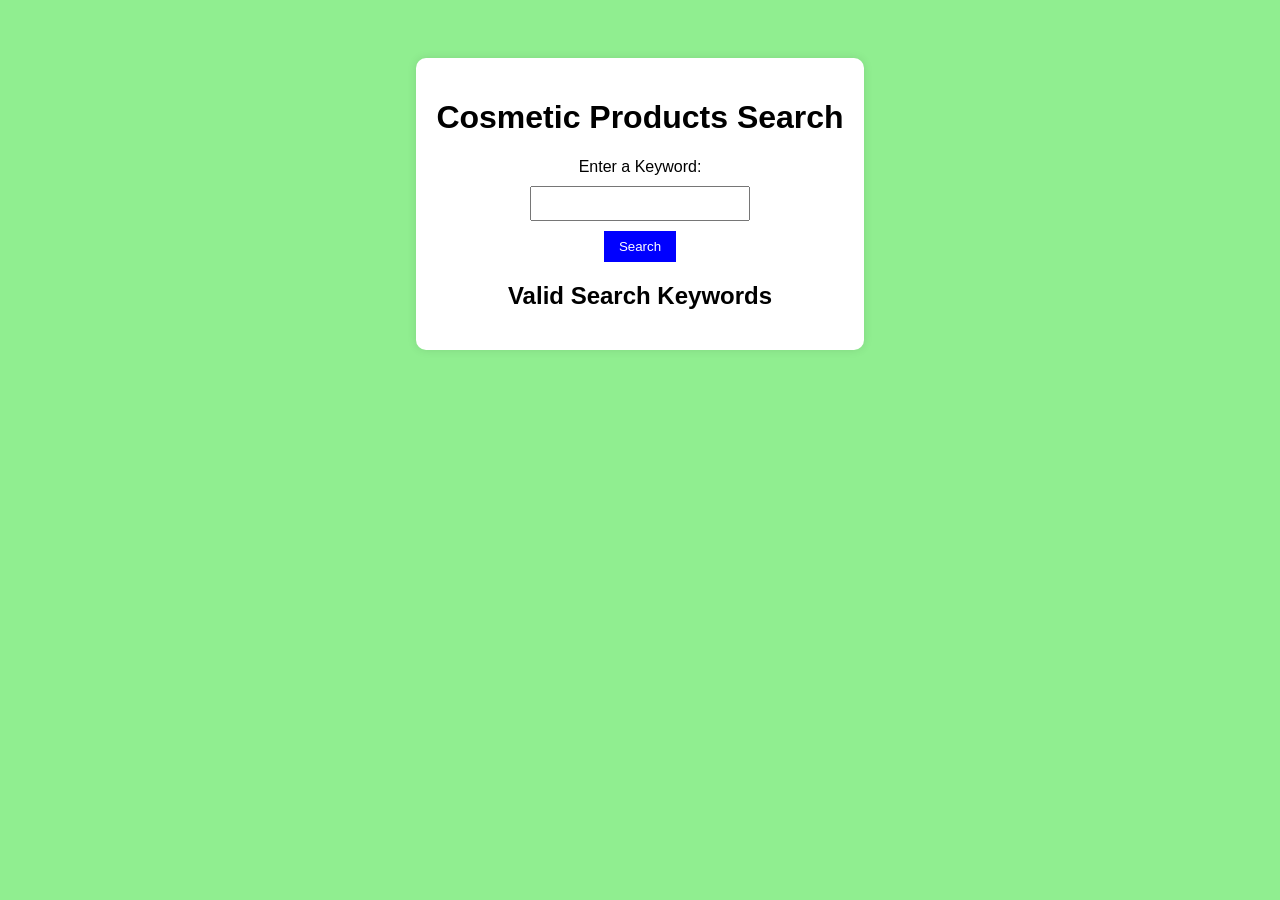
<file: Cosmetic_products.html>
<!DOCTYPE html>
<html lang="en">
    <!-- Name: Puneet Kaur
      Description:  Use a keywords to find the Saved items
	  Date: 2025-03-30 -->
<head>
    <meta charset="UTF-8">
    <meta name="viewport" content="width=device-width, initial-scale=1.0">
    <title>Cosmetic Products Search</title>
    <link rel="stylesheet" href="CSS/Styles1.css">
    <script src="https://code.jquery.com/jquery-3.6.1.min.js"></script>
</head>
<body>
    <div class="container">
        <h1>Cosmetic Products Search</h1>
        
        <!-- Search Form -->
        <form id="searchForm">
            <label for="keyword">Enter a Keyword:</label>
            <input type="text" id="keyword" name="keyword" required>
            <button type="submit">Search</button>
        </form>
        
        <!-- Search Results -->
        <div id="results"></div>
        
        <!-- Keyword List -->
        <div id="keywordList">
            <h2>Valid Search Keywords</h2>
            <ul id="savedKeywords"></ul>
        </div>

        <!-- Time Stayed -->
        <div id="timeSpent"></div>
    </div>

    <script>
        // Array of Keywords and Related Content
        const keywordsArray = [
            { keyword: 'Lipstick', content: 'Information about Lipstick: Ingredients, Colors, Brands...', image: "Images/Lipstick.jpeg"  },
            { keyword: 'Foundation', content: 'Information about Foundation: Types, Brands, Application...', image: 'Images/Foundation.jpeg' },
            { keyword: 'Mascara', content: 'Information about Mascara: Types, Application, Brands...', image: 'Images/Mascara.jpg' },
            { keyword: 'Blush', content: 'Information about Blush: Application, Types, Tips...', image: 'Images/Blush.jpg' },
            { keyword: 'Eyeliner', content: 'Information about Eyeliner: Liquid, Pencil, Application...', image: 'Images/Eyelinear.jpg' },
            { keyword: 'Nail Polish', content: 'Information about Nail Polish: Colors, Types, Application...', image: 'Images/NailPolish.jpg' },
            { keyword: 'Moisturizer', content: 'Information about Moisturizer: Types, Benefits, Ingredients...', image: 'Images/moisture.jpg' },
            { keyword: 'Sunscreen', content: 'Information about Sunscreen: Types, SPFs, Benefits...', image: 'Images/SunScreen.jpg' },
            { keyword: 'Perfume', content: 'Information about Perfume: Types, Brands, Notes...', image: 'Images/Perfum.jpeg' },
            { keyword: 'Serum', content: 'Information about Serum: Types, Benefits, Application...', image: 'Images/Serum.jpeg' }
        ];

        // Display the saved keywords from local storage
        function displaySavedKeywords() {
            const savedKeywords = JSON.parse(localStorage.getItem('savedKeywords')) || [];
            const savedList = $('#savedKeywords');
            savedList.empty();
            savedKeywords.forEach(keyword => {
                savedList.append(`<li>${keyword}</li>`);
            });
        }

        // Search for a keyword and display content
        $('#searchForm').submit(function(e) {
            e.preventDefault();
            const keyword = $('#keyword').val().trim().toLowerCase();
            const result = keywordsArray.find(item => item.keyword.toLowerCase() === keyword);

            if (result) {
                $('#results').html(`
                    <h2>Result for: ${result.keyword}</h2>
                    <p>${result.content}</p>
                    <img src="${result.image}" alt="${result.keyword}" />
                `);

                // Save valid keyword to local storage
                const savedKeywords = JSON.parse(localStorage.getItem('savedKeywords')) || [];
                if (!savedKeywords.includes(result.keyword)) {
                    savedKeywords.push(result.keyword);
                    localStorage.setItem('savedKeywords', JSON.stringify(savedKeywords));
                }
                displaySavedKeywords(); // Update the saved keywords list
            } else {
                $('#results').html(`
                    <p>Sorry, no information found for "${keyword}".</p>
                    <p>Here are some valid keywords to search for:</p>
                    <ul>
                        ${keywordsArray.map(item => `<li>${item.keyword}</li>`).join('')}
                    </ul>
                `);
            }
        });

        // Display time spent on the page
        const startTime = new Date();
        setInterval(() => {
            const currentTime = new Date();
            const timeSpent = Math.floor((currentTime - startTime) / 1000); // in seconds
            $('#timeSpent').text(`Time spent on this page: ${timeSpent} seconds`);
        }, 1000);

        // Initial setup
        $(document).ready(function() {
            displaySavedKeywords(); // Display saved keywords on page load
        });
    </script>
</body>
</html>
</file>
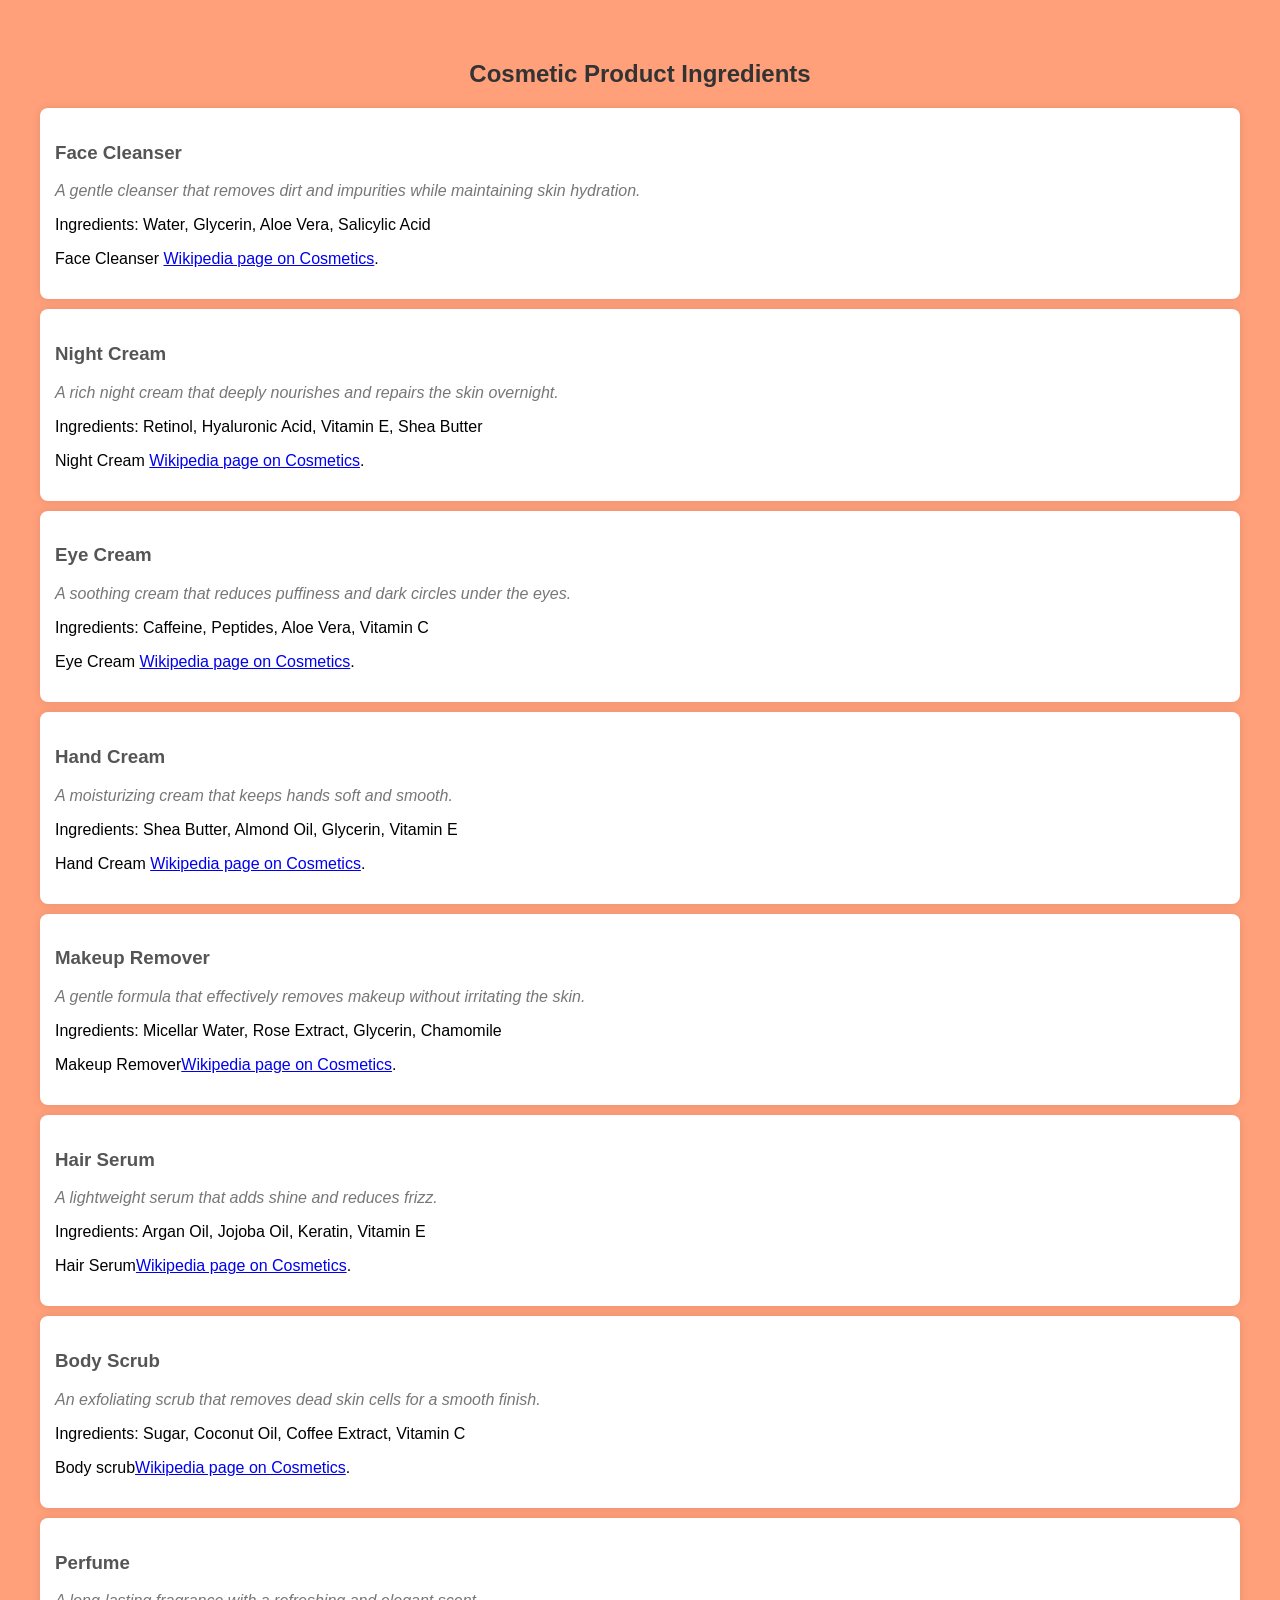
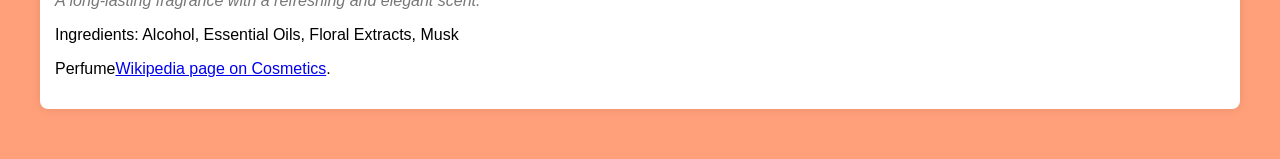
<file: Description.html>
<?xml version="1.0" encoding="UTF-8"?>
<!DOCTYPE html PUBLIC "-//W3C//DTD XHTML 1.0 Transitional//EN"
    "http://www.w3.org/TR/xhtml1/DTD/xhtml1-transitional.dtd">
<html xmlns="http://www.w3.org/1999/xhtml" lang="en-US" xml:lang="en">
<!-- Name: Puneet Kaur
     Description: The page Description.html of Menu.html (frames)
     Date: 2025-03-18 -->
<head>
    <meta charset="UTF-8">
    <meta name="viewport" content="width=device-width, initial-scale=1.0">
    <title>Cosmetic Ingredients</title>
    <style>
        body {
            font-family: Arial, sans-serif;
            margin: 20px;
            padding: 20px;
            background-color: lightsalmon;
        }
        h2 {
            color: #333;
            text-align: center;
        }
        .product {
            background: white;
            padding: 15px;
            margin: 10px 0;
            border-radius: 8px;
            box-shadow: 0 0 10px rgba(0, 0, 0, 0.1);
        }
        h3 {
            color: #555;
        }
        .description {
            font-style: italic;
            color: #777;
        }
    </style>
</head>
<body>
    <h2>Cosmetic Product Ingredients</h2>
    
    <div class="product">
        <h3>Face Cleanser</h3>
        <p class="description">A gentle cleanser that removes dirt and impurities while maintaining skin hydration.</p>
        <p>Ingredients: Water, Glycerin, Aloe Vera, Salicylic Acid</p>
        <p>Face Cleanser <a href="https://en.wikipedia.org/wiki/Face_washing" target="_blank">Wikipedia page on Cosmetics</a>.</p>
    </div>
    
    <div class="product">
        <h3>Night Cream</h3>
        <p class="description">A rich night cream that deeply nourishes and repairs the skin overnight.</p>
        <p>Ingredients: Retinol, Hyaluronic Acid, Vitamin E, Shea Butter</p>
        <p>Night Cream <a href="https://en.wikipedia.org/wiki/Cream_(pharmacy)" target="_blank">Wikipedia page on Cosmetics</a>.</p>
    </div>
    
    <div class="product">
        <h3>Eye Cream</h3>
        <p class="description">A soothing cream that reduces puffiness and dark circles under the eyes.</p>
        <p>Ingredients: Caffeine, Peptides, Aloe Vera, Vitamin C</p>
        <p>Eye Cream <a href="https://en.wikipedia.org/wiki/Eye_shadow" target="_blank">Wikipedia page on Cosmetics</a>.</p>
    </div>
    
    <div class="product">
        <h3>Hand Cream</h3>
        <p class="description">A moisturizing cream that keeps hands soft and smooth.</p>
        <p>Ingredients: Shea Butter, Almond Oil, Glycerin, Vitamin E</p>
        <p>Hand Cream <a href="https://en.wikipedia.org/wiki/Lotion" target="_blank">Wikipedia page on Cosmetics</a>.</p>

    </div>
    
    <div class="product">
        <h3>Makeup Remover</h3>
        <p class="description">A gentle formula that effectively removes makeup without irritating the skin.</p>
        <p>Ingredients: Micellar Water, Rose Extract, Glycerin, Chamomile</p>
        <p>Makeup Remover<a href="https://en.wikipedia.org/wiki/Airbrush_makeup" target="_blank">Wikipedia page on Cosmetics</a>.</p>

    </div>
    
    <div class="product">
        <h3>Hair Serum</h3>
        <p class="description">A lightweight serum that adds shine and reduces frizz.</p>
        <p>Ingredients: Argan Oil, Jojoba Oil, Keratin, Vitamin E</p>
        <p>Hair Serum<a href="https://en.wikipedia.org/wiki/Hair_conditioner" target="_blank">Wikipedia page on Cosmetics</a>.</p>
    </div>
    
    <div class="product">
        <h3>Body Scrub</h3>
        <p class="description">An exfoliating scrub that removes dead skin cells for a smooth finish.</p>
        <p>Ingredients: Sugar, Coconut Oil, Coffee Extract, Vitamin C</p>
        <p>Body scrub<a href="https://en.wikipedia.org/wiki/Scrub" target="_blank">Wikipedia page on Cosmetics</a>.</p>
    </div>
    
    <div class="product">
        <h3>Perfume</h3>
        <p class="description">A long-lasting fragrance with a refreshing and elegant scent.</p>
        <p>Ingredients: Alcohol, Essential Oils, Floral Extracts, Musk</p>
        <p>Perfume<a href="https://en.wikipedia.org/wiki/Perfume" target="_blank">Wikipedia page on Cosmetics</a>.</p>

    </div>

    
</body>
</html>
</file>
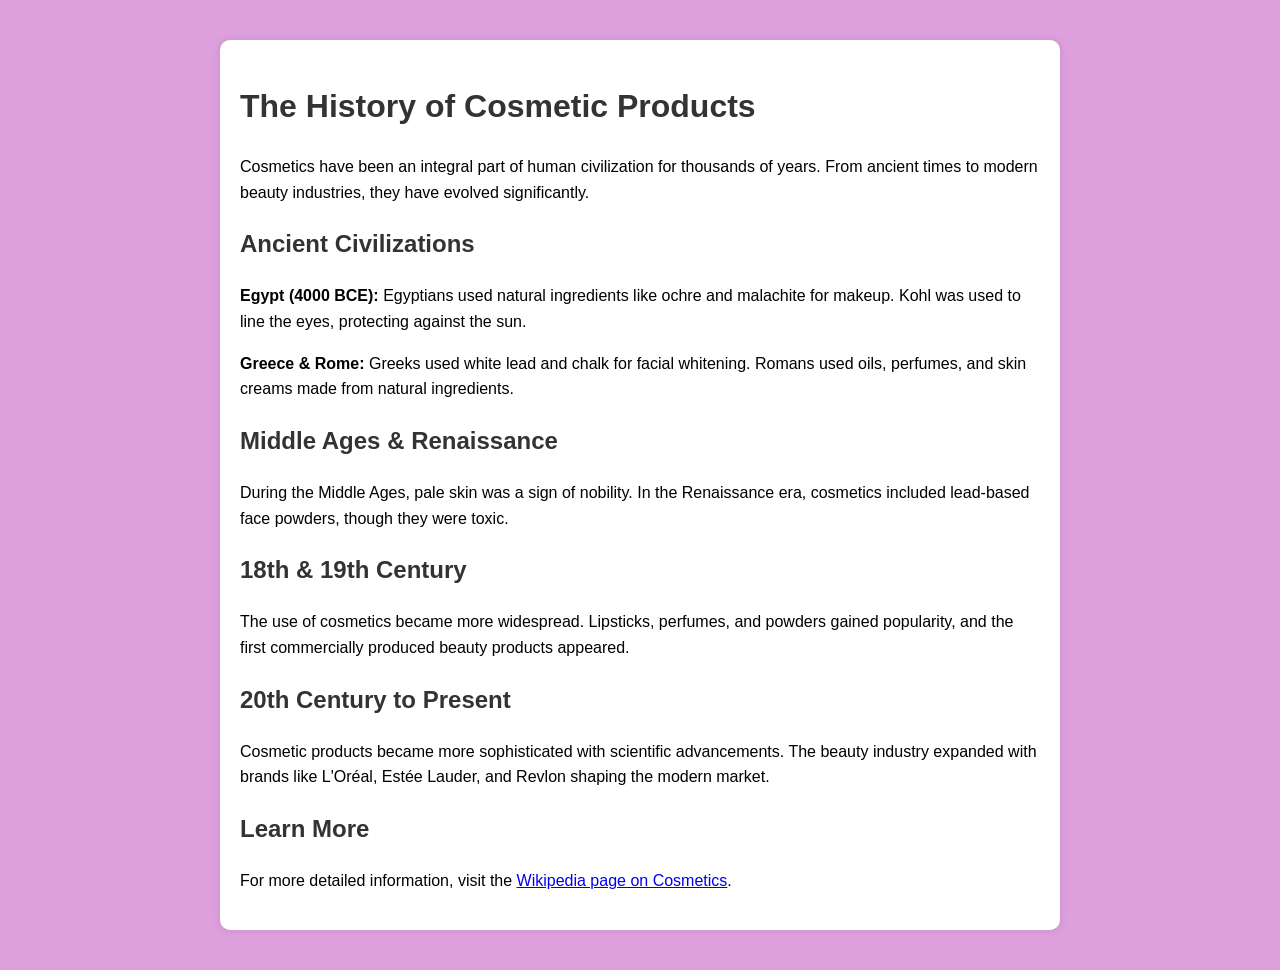
<file: history.html>
<?xml version="1.0" encoding="UTF-8"?>
<!DOCTYPE html PUBLIC "-//W3C//DTD XHTML 1.0 Transitional//EN"
"http://www.w3.org/TR/xhtml1/DTD/xhtml1-transitional.dtd">
<html xmlns="http://www.w3.org/1999/xhtml" lang="en-US" xml:lang="en">
 <!-- Name: Puneet Kaur
      Description:  The page history.html of Menu.html(frames)
	  Date: 2025-03-18    -->
      <head>
    <meta charset="UTF-8">
    <meta name="viewport" content="width=device-width, initial-scale=1.0">
    <title>History of Cosmetic Products</title>
    <style>
        body {
            font-family: Arial, sans-serif;
            line-height: 1.6;
            margin: 20px;
            padding: 20px;
            background-color: plum;
        }
        .container {
            max-width: 800px;
            margin: auto;
            background: white;
            padding: 20px;
            border-radius: 10px;
            box-shadow: 0px 0px 10px rgba(0, 0, 0, 0.1);
        }
        h1, h2 {
            color: #333;
        }
    </style>
</head>
<body>
    <div class="container">
        <h1>The History of Cosmetic Products</h1>
        <p>Cosmetics have been an integral part of human civilization for thousands of years. From ancient times to modern beauty industries, they have evolved significantly.</p>
        
        <h2>Ancient Civilizations</h2>
        <p><strong>Egypt (4000 BCE):</strong> Egyptians used natural ingredients like ochre and malachite for makeup. Kohl was used to line the eyes, protecting against the sun.</p>
        <p><strong>Greece & Rome:</strong> Greeks used white lead and chalk for facial whitening. Romans used oils, perfumes, and skin creams made from natural ingredients.</p>
        
        <h2>Middle Ages & Renaissance</h2>
        <p>During the Middle Ages, pale skin was a sign of nobility. In the Renaissance era, cosmetics included lead-based face powders, though they were toxic.</p>
        
        <h2>18th & 19th Century</h2>
        <p>The use of cosmetics became more widespread. Lipsticks, perfumes, and powders gained popularity, and the first commercially produced beauty products appeared.</p>
        
        <h2>20th Century to Present</h2>
        <p>Cosmetic products became more sophisticated with scientific advancements. The beauty industry expanded with brands like L'Oréal, Estée Lauder, and Revlon shaping the modern market.</p>
        
        <h2>Learn More</h2>
        <p>For more detailed information, visit the <a href="https://en.wikipedia.org/wiki/Cosmetics" target="_blank">Wikipedia page on Cosmetics</a>.</p>
    </div>
</body>
</html>
</file>
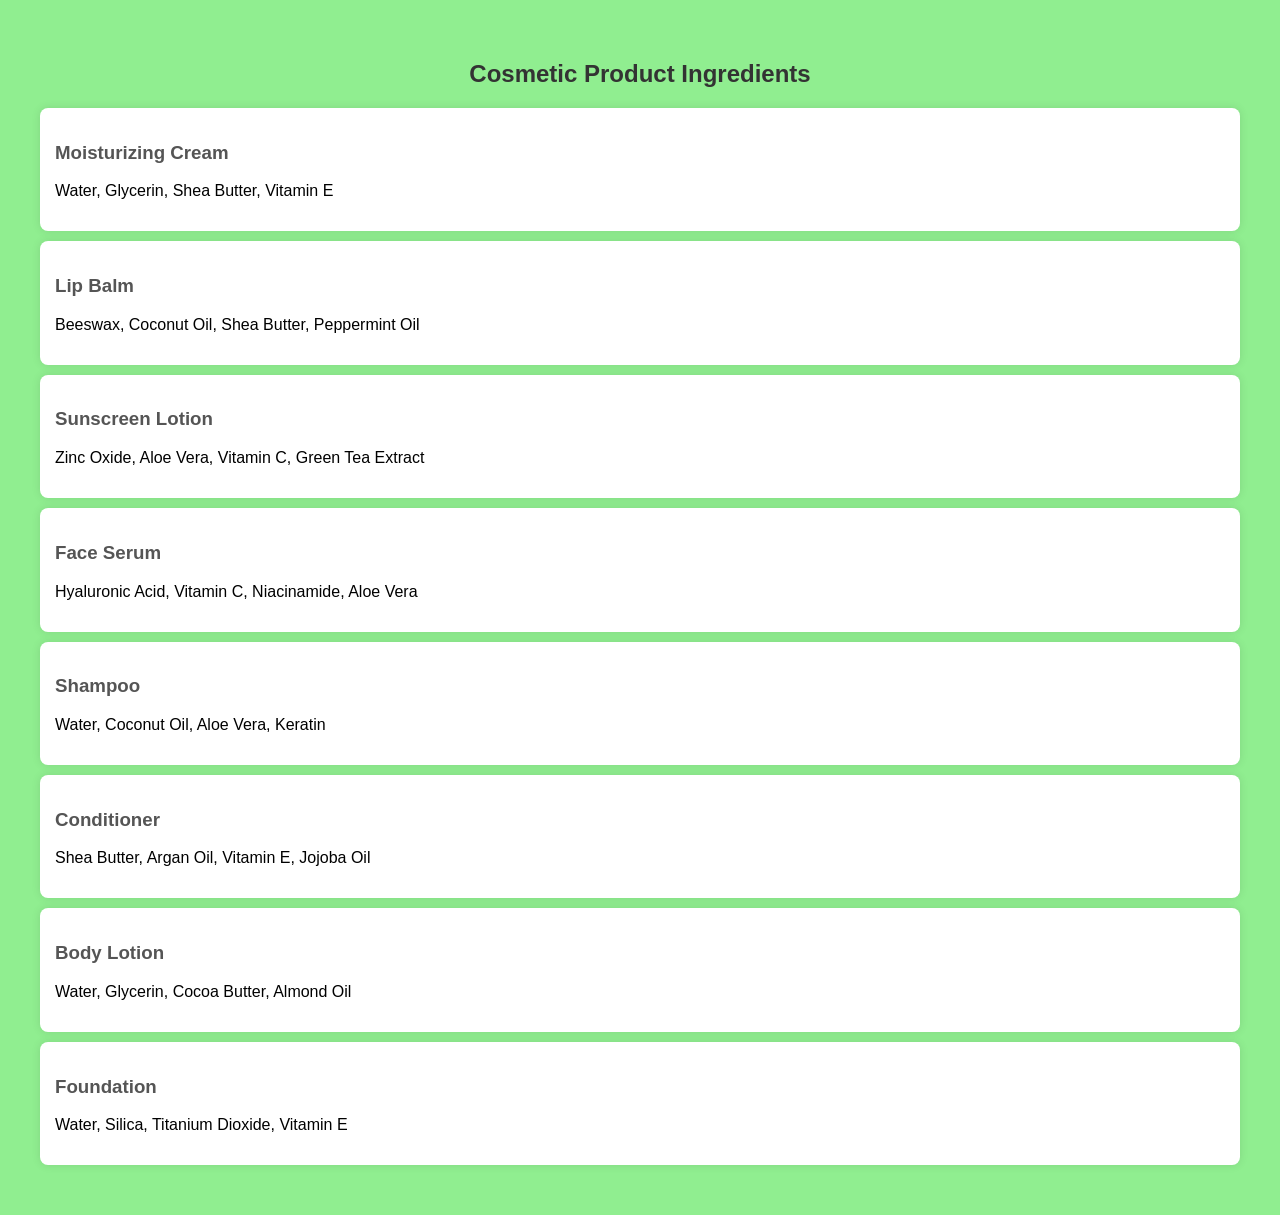
<file: Ingredents.html>
<?xml version="1.0" encoding="UTF-8"?>
<!DOCTYPE html PUBLIC "-//W3C//DTD XHTML 1.0 Transitional//EN"
    "http://www.w3.org/TR/xhtml1/DTD/xhtml1-transitional.dtd">
<html xmlns="http://www.w3.org/1999/xhtml" lang="en-US" xml:lang="en">
<!-- Name: Puneet Kaur
     Description: The page Ingredents.html of Menu.html (frames)
     Date: 2025-03-18 -->
<head>
    <meta charset="UTF-8">
    <meta name="viewport" content="width=device-width, initial-scale=1.0">
    <title>Cosmetic Ingredients</title>
    <style>
        body {
            font-family: Arial, sans-serif;
            margin: 20px;
            padding: 20px;
            background-color: lightgreen;
        }
        h2 {
            color: #333;
            text-align: center;
        }
        .product {
            background: white;
            padding: 15px;
            margin: 10px 0;
            border-radius: 8px;
            box-shadow: 0 0 10px rgba(0, 0, 0, 0.1);
        }
        h3 {
            color: #555;
        }
    </style>
</head>
<body>
    <h2>Cosmetic Product Ingredients</h2>
    
    <div class="product">
        <h3>Moisturizing Cream</h3>
        <p>Water, Glycerin, Shea Butter, Vitamin E</p>
    </div>
    
    <div class="product">
        <h3>Lip Balm</h3>
        <p>Beeswax, Coconut Oil, Shea Butter, Peppermint Oil</p>
    </div>
    
    <div class="product">
        <h3>Sunscreen Lotion</h3>
        <p>Zinc Oxide, Aloe Vera, Vitamin C, Green Tea Extract</p>
    </div>
    
    <div class="product">
        <h3>Face Serum</h3>
        <p>Hyaluronic Acid, Vitamin C, Niacinamide, Aloe Vera</p>
    </div>
    
    <div class="product">
        <h3>Shampoo</h3>
        <p>Water, Coconut Oil, Aloe Vera, Keratin</p>
    </div>
    
    <div class="product">
        <h3>Conditioner</h3>
        <p>Shea Butter, Argan Oil, Vitamin E, Jojoba Oil</p>
    </div>
    
    <div class="product">
        <h3>Body Lotion</h3>
        <p>Water, Glycerin, Cocoa Butter, Almond Oil</p>
    </div>
    
    <div class="product">
        <h3>Foundation</h3>
        <p>Water, Silica, Titanium Dioxide, Vitamin E</p>
    </div>
</body>
</html>
</file>
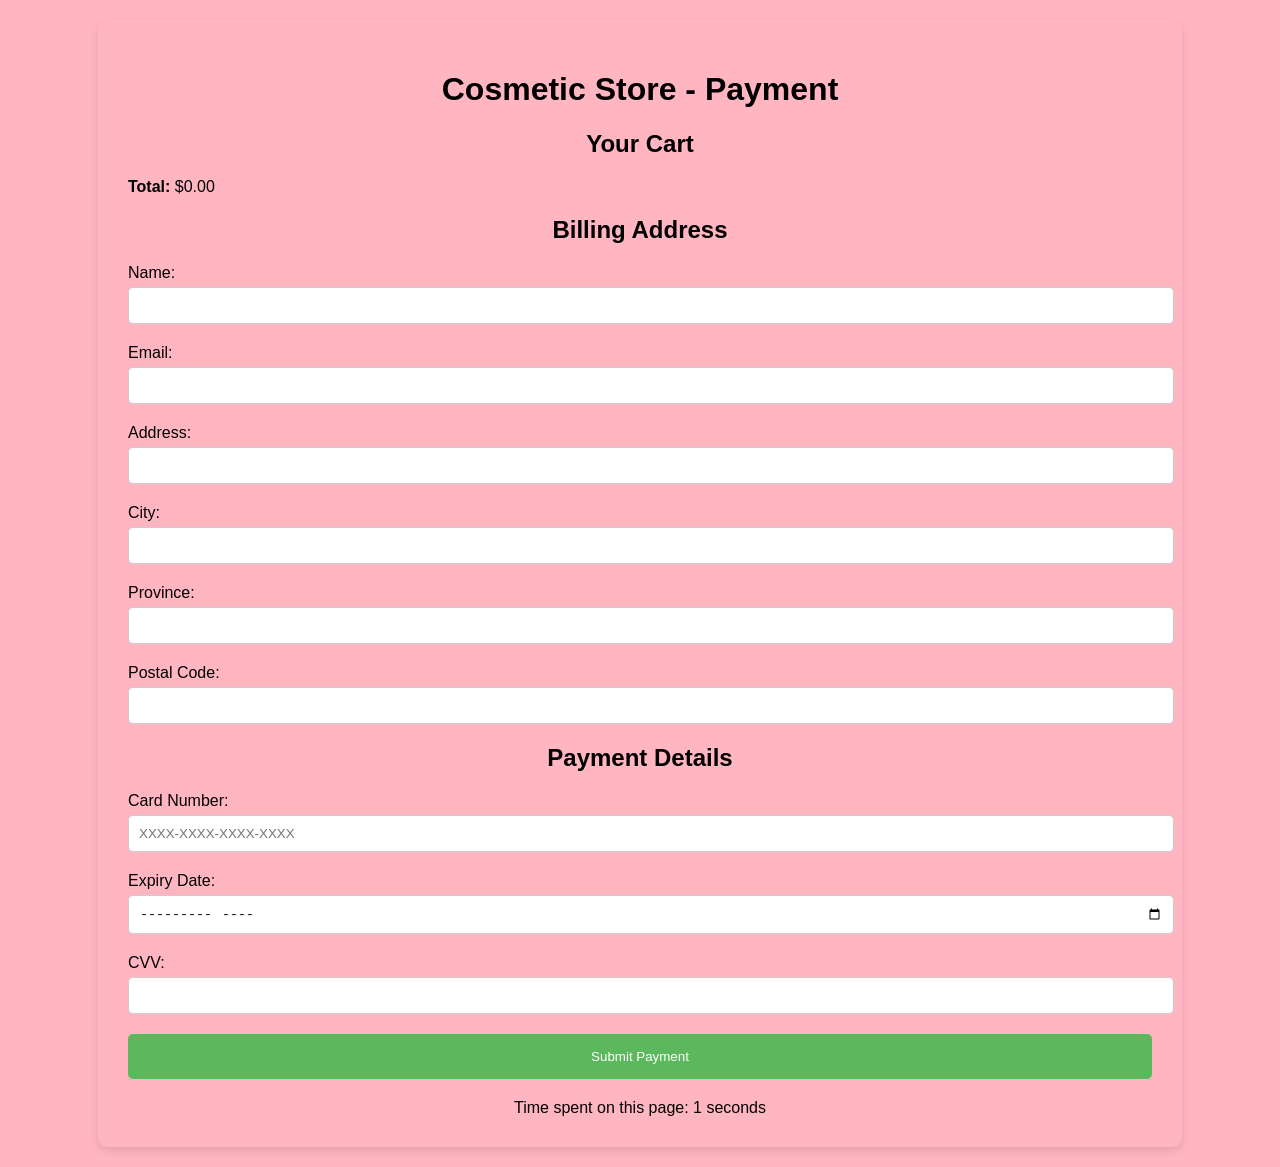
<file: Payment.html>
<!DOCTYPE html>
<html lang="en">
<head>
    <meta charset="UTF-8" />
    <meta name="viewport" content="width=device-width, initial-scale=1.0"/>
    <title>Payment Page - Cosmetic Store</title>
    <link rel="stylesheet" href="CSS/Payment.css" />
    <script src="https://code.jquery.com/jquery-3.6.1.min.js"></script>
</head>
<body>
    <div class="container">
        <h1>Cosmetic Store - Payment</h1>

        <div class="cart-details">
            <h2>Your Cart</h2>
            <ul id="cart-items"></ul>
            <p><strong>Total:</strong> <span id="totalAmount">$0.00</span></p>
        </div>

        <form id="paymentForm">
            <h2>Billing Address</h2>
            <div class="form-group">
                <label for="name">Name:</label>
                <input type="text" id="name" required />
            </div>
            <div class="form-group">
                <label for="email">Email:</label>
                <input type="email" id="email" required />
            </div>
            <div class="form-group">
                <label for="address">Address:</label>
                <input type="text" id="address" required />
            </div>
            <div class="form-group">
                <label for="city">City:</label>
                <input type="text" id="city" required />
            </div>
            <div class="form-group">
                <label for="province">Province:</label>
                <input type="text" id="province" />
            </div>
            <div class="form-group">
                <label for="postalCode">Postal Code:</label>
                <input type="text" id="postalCode" />
            </div>

            <h2>Payment Details</h2>
            <div class="form-group">
                <label for="cardNumber">Card Number:</label>
                <input type="text" id="cardNumber" placeholder="XXXX-XXXX-XXXX-XXXX" required />
                <div class="error" id="cardError">Invalid card number.</div>
            </div>
            <div class="form-group">
                <label for="expiryDate">Expiry Date:</label>
                <input type="month" id="expiryDate" required />
                <div class="error" id="expiryError">Invalid expiry date.</div>
            </div>
            <div class="form-group">
                <label for="cvv">CVV:</label>
                <input type="text" id="cvv" required />
                <div class="error" id="cvvError">Invalid CVV.</div>
            </div>

            <button type="submit">Submit Payment</button>
        </form>

        <div id="timeSpent"></div>
    </div>

    <script src="js/Payment.js"></script>
</body>
</html>
</file>
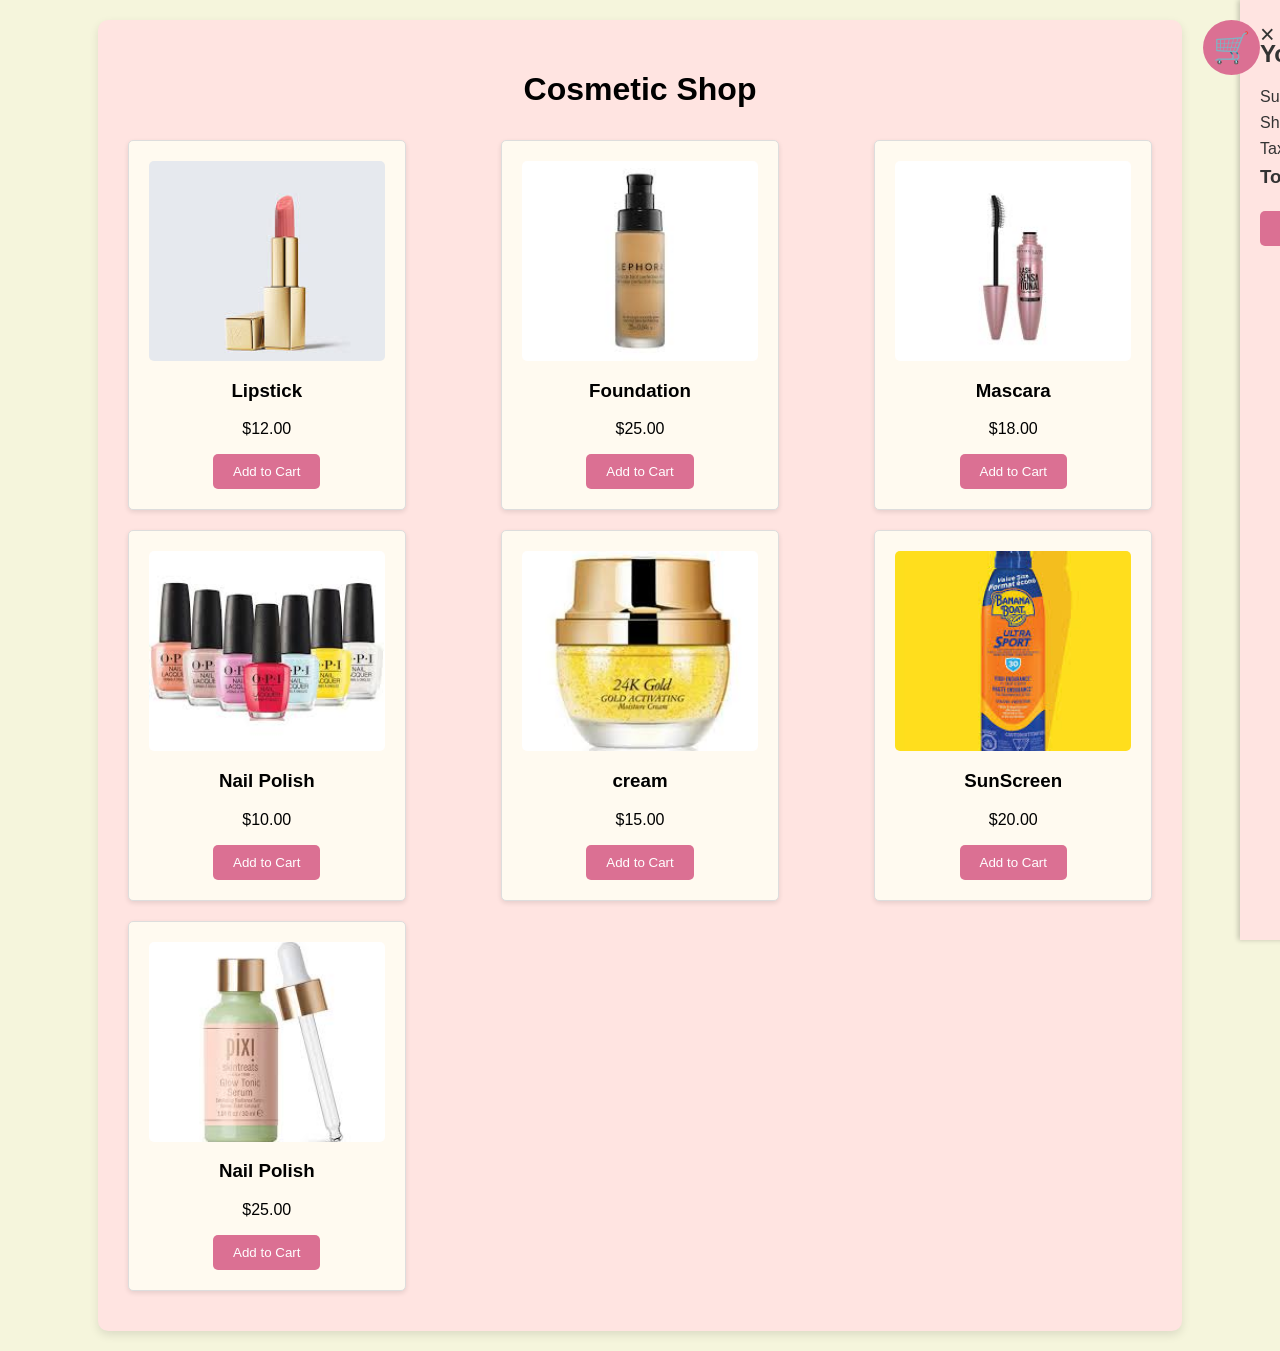
<file: Products.html>
<?xml version="1.0" encoding="UTF-8"?>
<!DOCTYPE html PUBLIC "-//W3C//DTD XHTML 1.0 Transitional//EN"
"http://www.w3.org/TR/xhtml1/DTD/xhtml1-transitional.dtd">
<html xmlns="http://www.w3.org/1999/xhtml" lang="en-US" xml:lang="en">
    <!-- Name: Puneet Kaur
      Description: The page Products.html of Menu.html(frames)
      Date: 2025-04-10 -->
<head>
    <title>Select Your Cosmetics</title>
    <link rel="stylesheet" href="CSS/Product.css" type="text/css" />
    <script src="https://code.jquery.com/jquery-3.6.1.min.js"></script>
</head>
<body>

<div class="container">
    <h1>Cosmetic Shop</h1>
    <div class="products-list">
        <div class="product">
            <img src="Images/Lipstick.jpeg" alt="Lipstick">
            <h3>Lipstick</h3>
            <p>$12.00</p>
            <button class="add-to-cart" data-product="Lipstick" data-price="12.00">Add to Cart</button>
        </div>
        <div class="product">
            <img src="Images/Foundation.jpeg" alt="Foundation">
            <h3>Foundation</h3>
            <p>$25.00</p>
            <button class="add-to-cart" data-product="Foundation" data-price="25.00">Add to Cart</button>
        </div>
        <div class="product">
            <img src="Images/Mascara.jpg" alt="Mascara">
            <h3>Mascara</h3>
            <p>$18.00</p>
            <button class="add-to-cart" data-product="Mascara" data-price="18.00">Add to Cart</button>
        </div>
        <div class="product">
            <img src="Images/NailPolish.jpg" alt="Nail Polish">
            <h3>Nail Polish</h3>
            <p>$10.00</p>
            <button class="add-to-cart" data-product="Nail Polish" data-price="10.00">Add to Cart</button>
        </div>
        <div class="product">
            <img src="Images/cream.jpeg" alt="cream">
            <h3>cream</h3>
            <p>$15.00</p>
            <button class="add-to-cart" data-product="Cream" data-price="15.00">Add to Cart</button>
        </div>
        <div class="product">
            <img src="Images/SunScreen.jpg" alt="SunScreen">
            <h3>SunScreen</h3>
            <p>$20.00</p>
            <button class="add-to-cart" data-product="SunScreen" data-price="20.00">Add to Cart</button>
        </div>
        <div class="product">
            <img src="Images/Serum.jpeg" alt="Serum">
            <h3>Nail Polish</h3>
            <p>$25.00</p>
            <button class="add-to-cart" data-product="Serum" data-price="25.00">Add to Cart</button>
        </div>
    </div>
</div>

<div class="cart-icon" id="cartIcon">🛒</div>

<div class="sidebar" id="cartSidebar">
    <span class="close-btn" id="closeSidebar">&times;</span>
    <h2>Your Cart</h2>
    <ul id="sidebarCartItems"></ul>
    <div class="summary">
        <p>Subtotal: <span id="subtotal">$0.00</span> CAD</p>
        <p>Shipping: <span id="shipping">$7.00</span> CAD</p>
        <p>Taxes (HST 15%): <span id="taxes">$0.00</span> CAD</p>
        <h3>Total: <span id="orderTotal">$0.00</span> CAD</h3>
    </div>
    <button class="checkout-btn" onclick="window.location.href='payment.html'">Proceed to Checkout</button>
</div>

<script src="js/Product.js"></script>
</body>
</html>
</file>
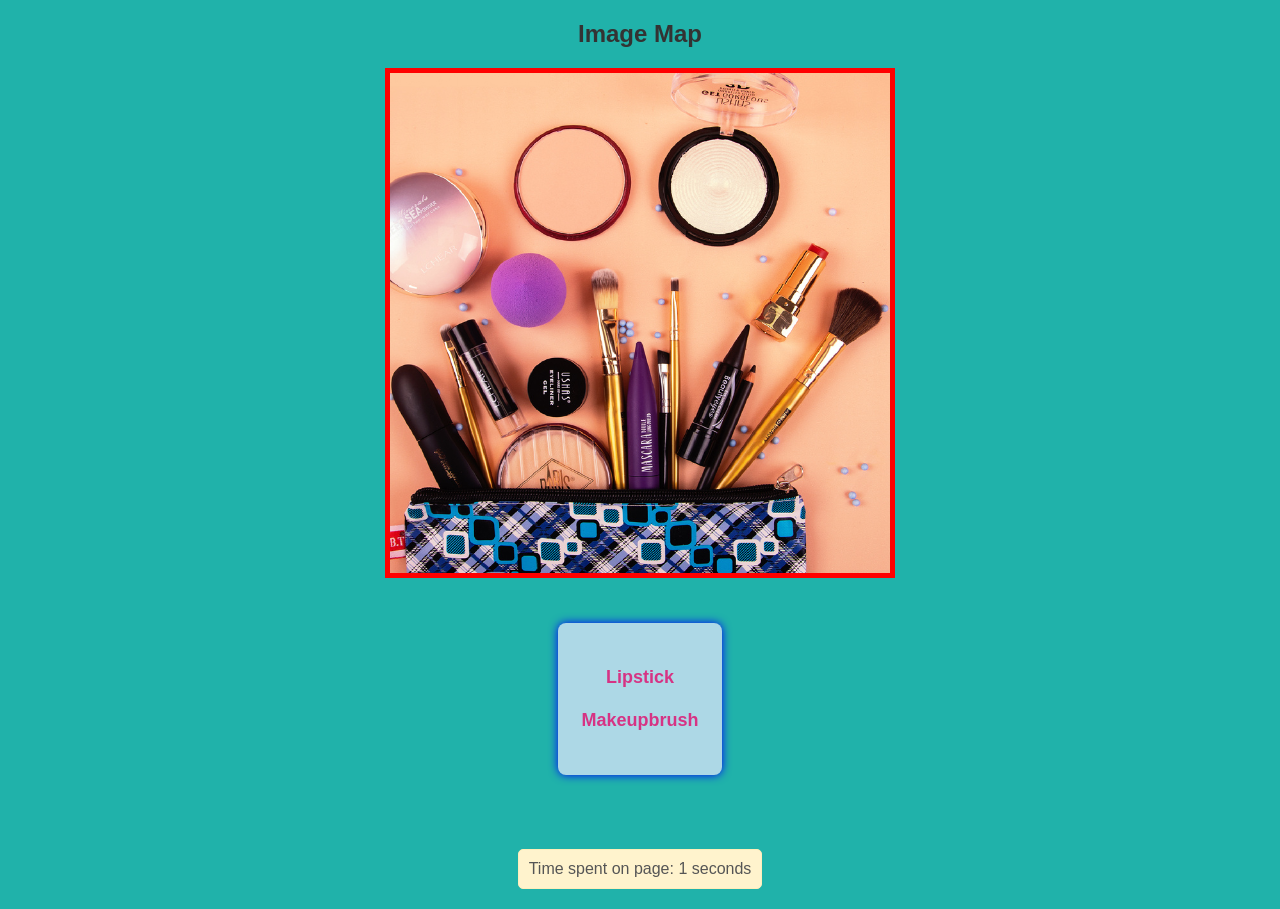
<file: Testmap.html>
<?xml version="1.0" encoding="UTF-8"?>
<!DOCTYPE html PUBLIC "-//W3C//DTD XHTML 1.0 Transitional//EN"
"http://www.w3.org/TR/xhtml1/DTD/xhtml1-transitional.dtd">
<html xmlns="http://www.w3.org/1999/xhtml" lang="en-US" xml:lang="en">
<!-- Name: Puneet Kaur
      Description:  Testing the image map
	  Date: 2025-03-14 -->
<head>
    <link rel="stylesheet" href="CSS/Testmap.css">
    
</head>
<body>
    <h2>Image Map </h2>
   
    <!-- Image Map Generated by http://www.image-map.net/ -->
<img src="Images/Logo.png" usemap="#image-map">

<map name="image-map">
    <area target="_blank" alt="Powder" title="Powder" href=" https://en.wikipedia.org/wiki/Powder" coords="185,106,60" shape="circle">
    <area target="_blank" alt="Makeup Bag" title="Makeup Bag" href="https://en.wikipedia.org/wiki/Cosmetics#Packaging" coords="417,415,12,498" shape="rect">
    <area target="_blank" alt="FacePowder" title="FacePowder" href="https://en.wikipedia.org/wiki/Face_powder" coords="329,114,51" shape="circle">
    <area target="_blank" alt="Mirror" title="Mirror" href="https://en.wikipedia.org/wiki/Mirror" coords="164,414,59" shape="circle">
    <area target="_blank" alt="Lipstick" title="Lipstick" href="https://en.wikipedia.org/wiki/Lipstick" coords="451,162,361,270" shape="rect">
    <area target="_blank" alt="Eye Brush" title="Eye Brush" href="https://en.wikipedia.org/wiki/Makeup_brush" coords="191,195,247,418" shape="rect">
    <area target="_blank" alt="Eyeliner" title="Eyeliner" href="https://en.wikipedia.org/wiki/Eye_liner" coords="264,200,375,414" shape="rect">
    <area target="_blank" alt="Blender" title="Blender" href="https://en.wikipedia.org/wiki/Rouge_(cosmetics)" coords="143,214,42" shape="circle">
</map>
<br />
<br/>
<div id="info">
    <h1><a href="https://en.wikipedia.org/wiki/Lipstick" target="_blank">Lipstick</a></h1>
    <h1><a href="https://en.wikipedia.org/wiki/Makeup_brush" target="_blank">Makeupbrush</a></h1>
</div>
<br />
<br/>
<br />
<br/>
<!-- Timer Section -->
<div id="timer">Time spent on page: <span id="timeSpent">0</span> seconds</div>

<script>
    // Initialize variables
    let timeSpent = 0;
    let timer;

    // Function to start the timer
    function startTimer() {
        timer = setInterval(() => {
            timeSpent++;
            document.getElementById('timeSpent').textContent = timeSpent;
        }, 1000); // Update every second
    }

    // Start the timer when the page loads
    window.onload = startTimer;

    // Stop the timer when the user leaves the page
    window.onbeforeunload = function () {
        clearInterval(timer);
        alert("You spent " + timeSpent + " seconds on this page.");
    }
</script>
</body>
</html>
</file>
<file: CSS/Styles1.css>
body {
    font-family: Arial, sans-serif;
    text-align: center;
    background-color: lightgreen;
}

.container {
    margin-top: 50px;
    padding: 20px;
    background: white;
    display: inline-block;
    border-radius: 10px;
    box-shadow: 0 0 10px rgba(0, 0, 0, 0.1);
}

input {
    display: block;
    margin: 10px auto;
    padding: 8px;
    width: 200px;
}

button {
    padding: 8px 15px;
    background: blue;
    color: white;
    border: none;
    cursor: pointer;
}
</file>
<file: CSS/Payment.css>
body {
  font-family: Arial, sans-serif;
  margin: 0;
  padding: 0;
  background-color: lightpink;
}
.container {
  width: 80%;
  margin: 20px auto;
  background: lightpink;
  padding: 30px;
  border-radius: 10px;
  box-shadow: 0 4px 10px rgba(0, 0, 0, 0.1);
}
h1, h2 {
  text-align: center;
}
.cart-details ul {
  list-style: none;
  padding: 0;
}
.cart-details li {
  padding: 10px;
  border-bottom: 1px solid blue;
}
.form-group {
  margin-bottom: 20px;
}
label {
  display: block;
  margin-bottom: 5px;
}
input[type="text"], input[type="email"], input[type="month"] {
  width: 100%;
  padding: 10px;
  border: 1px solid #ccc;
  border-radius: 5px;
}
button {
  width: 100%;
  padding: 15px;
  background-color: #5cb85c;
  color: white;
  border: none;
  border-radius: 5px;
  cursor: pointer;
}
button:hover {
  background-color: #4cae4c;
}
.error {
  color: red;
  font-size: 14px;
  display: none;
}
#timeSpent {
  font-size: 16px;
  margin-top: 20px;
  text-align: center;
}
</file>
<file: CSS/Product.css>
body {
    font-family: Arial, sans-serif;
    margin: 0;
    padding: 0;
    background-color: beige;
}
.container {
    width: 80%;
    margin: 20px auto;
    background: mistyrose;
    padding: 30px;
    border-radius: 10px;
    box-shadow: 0 4px 10px rgba(0, 0, 0, 0.1);
}
h1 {
    text-align: center;
}
.products-list {
    display: flex;
    justify-content: space-between;
    flex-wrap: wrap;
}
.product {
    width: 23%;
    margin: 10px 0;
    text-align: center;
    padding: 20px;
    background-color: #fffaf0;
    border: 1px solid #ddd;
    border-radius: 5px;
    box-shadow: 0 2px 5px rgba(0, 0, 0, 0.1);
}
.product img {
    width: 100%;
    height: 200px;
    object-fit: cover;
    border-radius: 5px;
}
.product button {
    padding: 10px 20px;
    background-color: #db7093;
    color: white;
    border: none;
    border-radius: 5px;
    cursor: pointer;
}
.product button:hover {
    background-color: #c0608b;
}
.cart-icon {
    font-size: 30px;
    cursor: pointer;
    position: fixed;
    right: 20px;
    top: 20px;
    background-color: #db7093;
    color: white;
    padding: 10px;
    border-radius: 50%;
    z-index: 1000;
}
.sidebar {
    position: fixed;
    top: 0;
    right: -350px;
    width: 350px;
    height: 100%;
    background: mistyrose;
    box-shadow: -2px 0 5px rgba(0, 0, 0, 0.2);
    padding: 20px;
    color: #333;
    transition: right 0.3s;
    z-index: 999;
}
.sidebar.open {
    right: 0;
}
.close-btn {
    color: #333;
    font-size: 25px;
    cursor: pointer;
    position: absolute;
    top: 20px;
    left: 20px;
}
.sidebar ul {
    list-style-type: none;
    padding: 0;
}
.sidebar ul li {
    padding: 10px 0;
    display: flex;
    justify-content: space-between;
    align-items: center;
    border-bottom: 1px solid #ddd;
}
.sidebar ul li button {
    background-color: #d9534f;
    border: none;
    color: white;
    padding: 5px 10px;
    cursor: pointer;
    border-radius: 5px;
}
.sidebar ul li button:hover {
    background-color: #c9302c;
}
.summary {
    margin-top: 20px;
}
.summary p, .summary h3 {
    margin: 8px 0;
}
.checkout-btn {
    margin-top: 15px;
    padding: 10px 20px;
    background-color: #db7093;
    color: white;
    border: none;
    border-radius: 5px;
    cursor: pointer;
    width: 100%;
}
</file>
<file: CSS/Testmap.css>
body {
    font-family: Arial, sans-serif;
    margin: 20px;
    background-color: lightseagreen;
    text-align: center;
}

h2 {
    color: #333;
}

img {
    border: 5px solid red;
    max-width: 100%;
    height: auto;
}

#info {
    margin-top: 27px;
    padding: 23px;
    background-color:lightblue;
    border-radius: 8px;
    box-shadow: 0 0 10px blue;
    display: inline-block;
}

#info h1 a {
    text-decoration: none;
    color: #d63384;
    font-size: 18px;
}

#info h1 a:hover {
    color: #a41b63;
    text-decoration: underline;
}

#timer {
    margin-top: 20px;
    font-size: 16px;
    color: #555;
    background: #fff3cd;
    padding: 10px;
    border: 1px solid #ffeeba;
    border-radius: 5px;
    display: inline-block;
}
</file>
